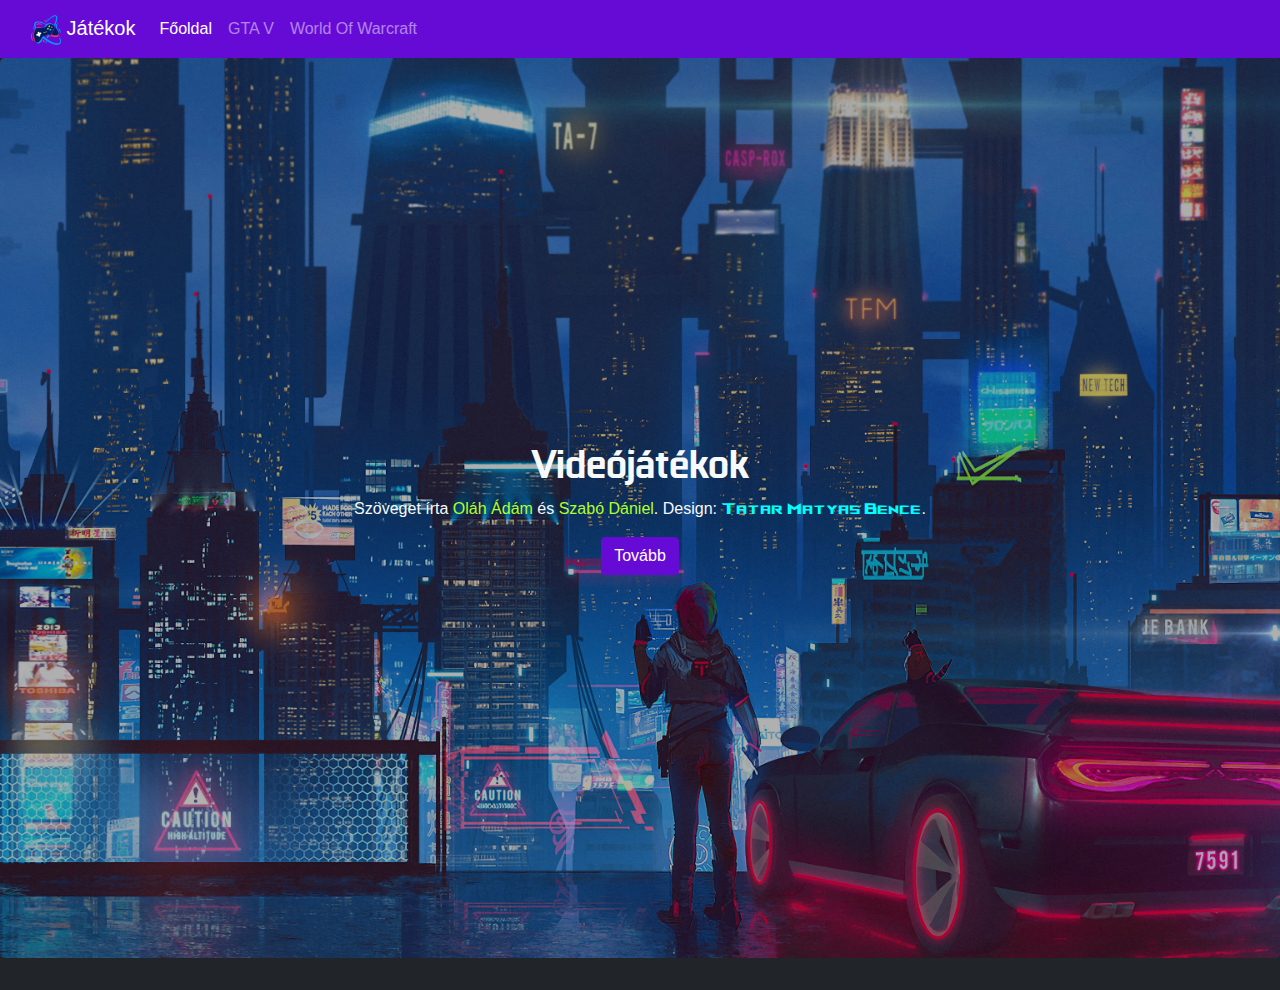
<file: index.html>
<!DOCTYPE html>
<html lang="en">

<head>
    <meta charset="UTF-8">
    <meta http-equiv="X-UA-Compatible" content="IE=edge">
    <meta name="viewport" content="width=device-width, initial-scale=1.0">
    <title>Index</title>
    <link rel="stylesheet" href="sources/css/custom-bootstrap.css">
    <!-- <link href="https://cdn.jsdelivr.net/npm/bootstrap@5.2.0-beta1/dist/css/bootstrap.min.css" rel="stylesheet" integrity="sha384-0evHe/X+R7YkIZDRvuzKMRqM+OrBnVFBL6DOitfPri4tjfHxaWutUpFmBp4vmVor" crossorigin="anonymous"> -->
    <link rel="stylesheet" href="sources/css/index.css">
    <link rel="stylesheet" href="sources/css/tatarV1.css">
    
</head>

<body>
    <nav class="navbar navbar-dark navbar-expand-lg bg-primary">
        <div class="container-fluid">
            <a class="navbar-brand" href="index.html">
                <img src="sources/img/logo.png" alt="Logo" width="30" height="30" class="rounded-3">
                Játékok
            </a>
            <button class="navbar-toggler" type="button" data-bs-toggle="collapse" data-bs-target="#navbarNav"
                aria-controls="navbarNav" aria-expanded="false" aria-label="Toggle navigation">
                <span class="navbar-toggler-icon"></span>
            </button>
            <div class="collapse navbar-collapse" id="navbarNav">
                <ul class="navbar-nav">
                    <li class="nav-item">
                        <a class="nav-link active" aria-current="page" href="index.html">Főoldal</a>
                    </li>
                    <li class="nav-item">
                        <a class="nav-link" href="gta.html">GTA V</a>
                    </li>
                    <li class="nav-item">
                        <a class="nav-link" href="wow.html">World Of Warcraft</a>
                    </li>
                </ul>
            </div>
        </div>
    </nav>
    <header id="header" class="d-flex jumbotron opacity-0 align-items-center">
        <div class="text-center d-block m-auto">
            <h1>Videójátékok</h1>
            <p>
                Szöveget írta <a href="" class="green">Oláh Ádám</a> és <a href="https://github.com/Gold-dt" class="green">Szabó Dániel</a>. Design: <a href="https://tatarmb.tk/" class="tmb">Tatar Matyas Bence</a>.
            </p>
            <a name="" id="" class="btn btn-primary color-white" href="gta.html" role="button">Tovább</a>
        </div>
    </header>
    <main class="container" id="main">

    </main>
    <script src="sources/js/bootstrap.js"></script>
    <script src="sources/js/tatar.js"></script>
</body>

</html>
</file>
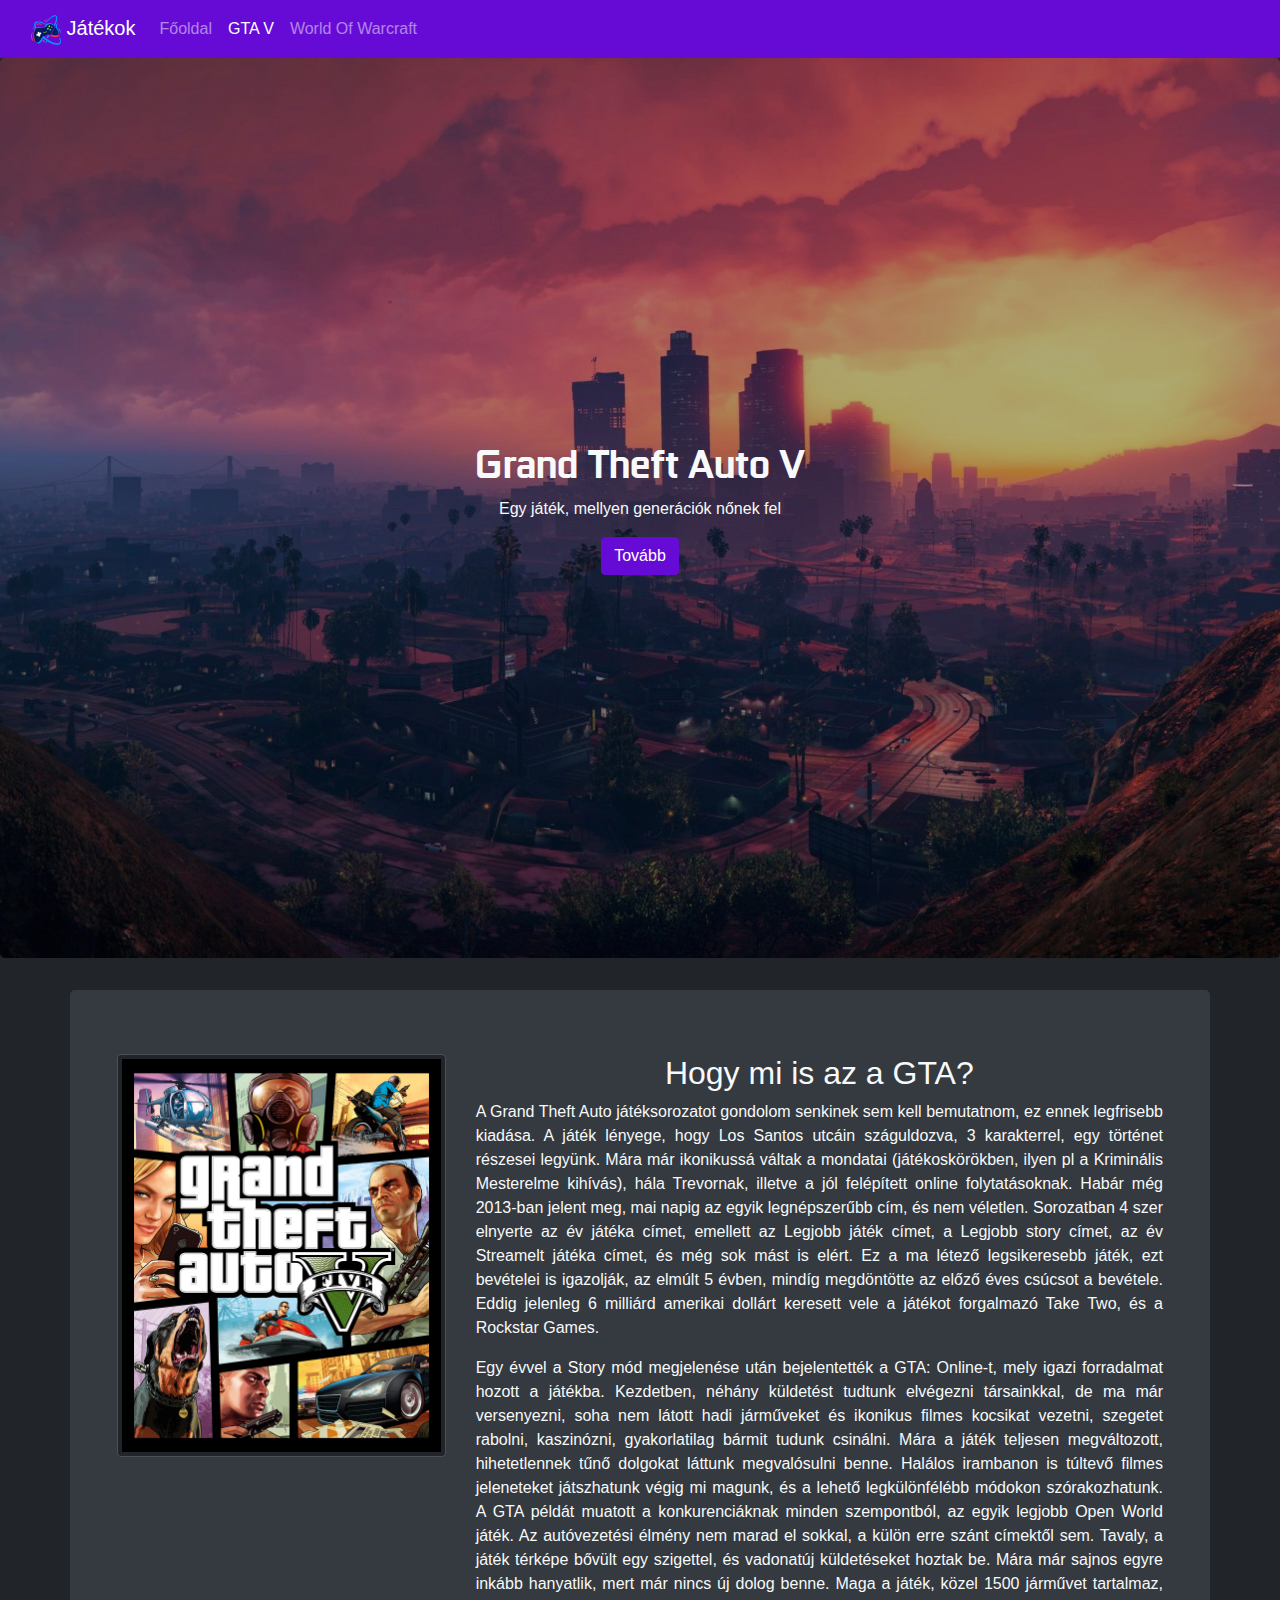
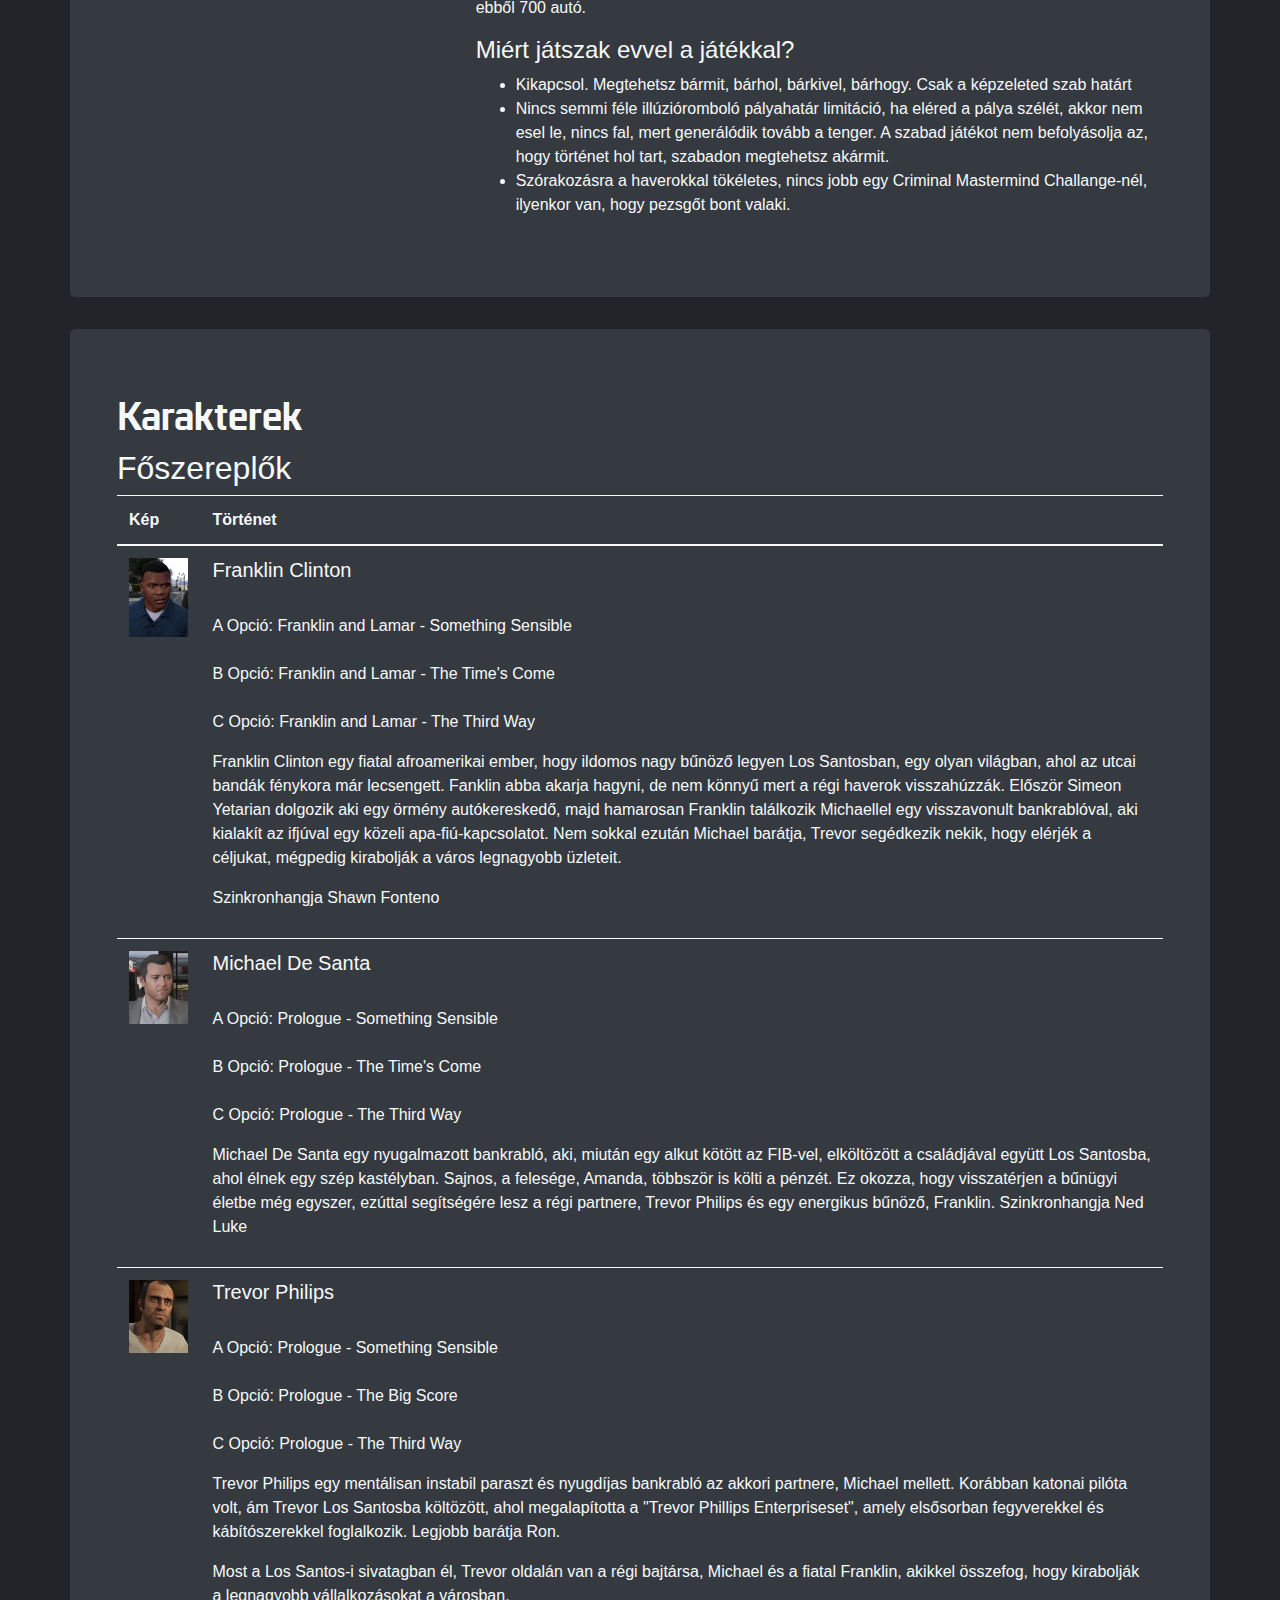
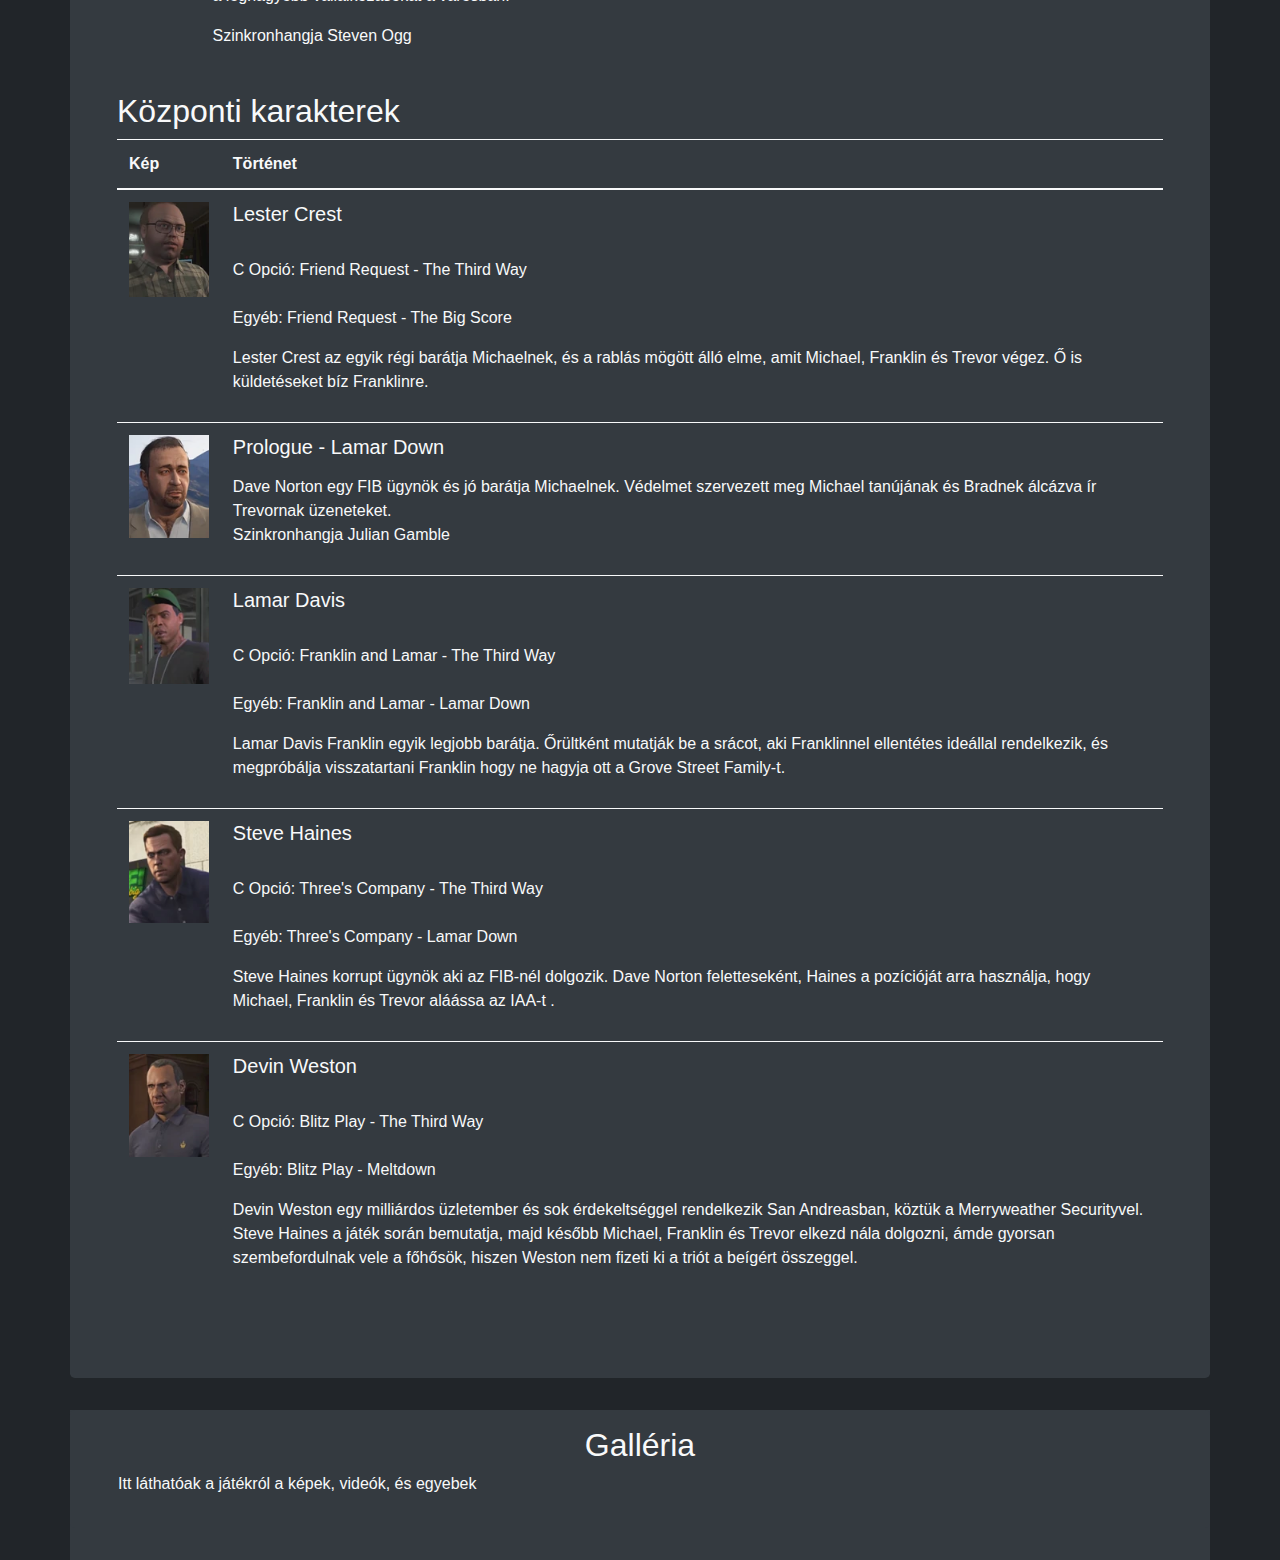
<file: gta.html>
<!DOCTYPE html>
<html lang="en">

<head>
    <meta charset="UTF-8">
    <meta http-equiv="X-UA-Compatible" content="IE=edge">
    <meta name="viewport" content="width=device-width, initial-scale=1.0">
    <title>Index</title>
    <link rel="stylesheet" href="sources/css/custom-bootstrap.css">
    <!-- <link href="https://cdn.jsdelivr.net/npm/bootstrap@5.2.0-beta1/dist/css/bootstrap.min.css" rel="stylesheet" integrity="sha384-0evHe/X+R7YkIZDRvuzKMRqM+OrBnVFBL6DOitfPri4tjfHxaWutUpFmBp4vmVor" crossorigin="anonymous"> -->
    <link rel="stylesheet" href="sources/css/index.css">
    <link rel="stylesheet" href="sources/css/tatarV1.css">
    <style>
        header {
            background-image: linear-gradient(rgba(0, 0, 0, 0.327), rgba(0, 0, 0, 0.3)), url(sources/img/gtaHeader.jpg);
            background-repeat: no-repeat;
            background-size: cover;
            background-position-x: center;
            background-position-y: center;

        }
    </style>
</head>

<body>
    <nav class="navbar navbar-dark navbar-expand-lg bg-primary">
        <div class="container-fluid">
            <a class="navbar-brand" href="index.html">
                <img src="sources/img/logo.png" alt="Logo" width="30" height="30" class="rounded-3">
                Játékok
            </a>
            <button class="navbar-toggler" type="button" data-bs-toggle="collapse" data-bs-target="#navbarNav"
                aria-controls="navbarNav" aria-expanded="false" aria-label="Toggle navigation">
                <span class="navbar-toggler-icon"></span>
            </button>
            <div class="collapse navbar-collapse" id="navbarNav">
                <ul class="navbar-nav">
                    <li class="nav-item">
                        <a class="nav-link" aria-current="page" href="index.html">Főoldal</a>
                    </li>
                    <li class="nav-item">
                        <a class="nav-link active" href="gta.html">GTA V</a>
                    </li>
                    <li class="nav-item">
                        <a class="nav-link" href="wow.html">World Of Warcraft</a>
                    </li>
                </ul>
            </div>
        </div>
    </nav>
    <header id="header" class="d-flex jumbotron opacity-0 align-items-center">
        <div class="text-center d-block m-auto">
            <h1>Grand Theft Auto V</h1>
            <p>
                Egy játék, mellyen generációk nőnek fel
            </p>
            <a name="" id="" class="btn btn-primary color-white" href="#main" role="button">Tovább</a>
        </div>
    </header>
    <main class="container" id="main">
        <section class="row jumbotron">
            <div class="col-lg-4 col-12">
                <img src="sources/img/gta/gta5.jpg" alt="img" class="img-thumbnail d-flex m-auto">
            </div>
            <div class="col-lg-8 col-12">
                <h2 class="text-center">Hogy mi is az a GTA?</h2>
                <p class="text-justify">
                    A Grand Theft Auto játéksorozatot gondolom senkinek sem kell bemutatnom, ez ennek legfrisebb kiadása. A játék lényege, hogy Los Santos utcáin száguldozva, 3 karakterrel, egy történet részesei legyünk. Mára már ikonikussá váltak a mondatai (játékoskörökben, ilyen pl a Kriminális Mesterelme kihívás), hála Trevornak, illetve a jól felépített online folytatásoknak. Habár még 2013-ban jelent meg, mai napig az egyik legnépszerűbb cím, és nem véletlen. Sorozatban 4 szer elnyerte az év játéka címet, emellett az Legjobb játék címet, a Legjobb story címet, az év Streamelt játéka címet, és még sok mást is elért. Ez a ma létező legsikeresebb játék, ezt bevételei is igazolják, az elmúlt 5 évben, mindíg megdöntötte az előző éves csúcsot a bevétele. Eddig jelenleg 6 milliárd amerikai dollárt keresett vele a játékot forgalmazó Take Two, és a Rockstar Games.
                </p>
                <p class="text-justify">
                    Egy évvel a Story mód megjelenése után bejelentették a GTA: Online-t, mely igazi forradalmat hozott a játékba. Kezdetben, néhány küldetést tudtunk elvégezni társainkkal, de ma már versenyezni, soha nem látott hadi járműveket és ikonikus filmes kocsikat vezetni, szegetet rabolni, kaszinózni, gyakorlatilag bármit tudunk csinálni. Mára a játék teljesen megváltozott, hihetetlennek tűnő dolgokat láttunk megvalósulni benne. Halálos irambanon is túltevő filmes jeleneteket játszhatunk végig mi magunk, és a lehető legkülönfélébb módokon szórakozhatunk. A GTA példát muatott a konkurenciáknak minden szempontból, az egyik legjobb Open World játék. Az autóvezetési élmény nem marad el sokkal, a külön erre szánt címektől sem. Tavaly, a játék térképe bővült egy szigettel, és vadonatúj küldetéseket hoztak be. Mára már sajnos egyre inkább hanyatlik, mert már nincs új dolog benne. Maga a játék, közel 1500 járművet tartalmaz, ebből 700 autó.
                </p>
                <h4>Miért játszak evvel a játékkal?</h4>
                <ul>
                    <li>Kikapcsol. Megtehetsz bármit, bárhol, bárkivel, bárhogy. Csak a képzeleted szab határt</li>
                    <li>Nincs semmi féle illúzióromboló pályahatár limitáció, ha eléred a pálya szélét, akkor nem esel le, nincs fal, mert generálódik tovább a tenger. A szabad játékot nem befolyásolja az, hogy történet hol tart, szabadon megtehetsz akármit.</li>
                    <li>Szórakozásra a haverokkal tökéletes, nincs jobb egy Criminal Mastermind Challange-nél, ilyenkor van, hogy pezsgőt bont valaki.</li>
                </ul>
            </div>
        </section>
        <section class="row bg-dark2 jumbotron">
            <div class="col">
                <h1>
                    Karakterek
                </h1>
                <h2>Főszereplők</h2>
                <table class="table">
                    <thead>
                        <tr>
                            <th scope="col">Kép</th>
                            <th scope="col">Történet</th>
                        </tr>
                    </thead>
                    <tbody>
                        <tr>
                            <th scope="row"><img src="sources/img/gta/karakterek/FranklinClinton-GTA5.png" alt="" class="img-fluid" width="170px"></th>
                            <td>
                                <h5>Franklin Clinton</h5>
                                <p>
                                    <br>A Opció: Franklin and Lamar - Something Sensible</br>
                                    <br>B Opció: Franklin and Lamar - The Time's Come</br>
                                    <br>C Opció: Franklin and Lamar - The Third Way</br>
                                    <p>
                                        Franklin Clinton egy fiatal afroamerikai ember, hogy ildomos nagy bűnöző legyen Los Santosban, egy olyan világban, ahol az utcai bandák fénykora már lecsengett. Fanklin abba akarja hagyni, de nem könnyű mert a régi haverok visszahúzzák. Először Simeon
                                        Yetarian dolgozik aki egy örmény autókereskedő, majd hamarosan Franklin találkozik Michaellel egy visszavonult bankrablóval, aki kialakít az ifjúval egy közeli apa-fiú-kapcsolatot. Nem sokkal ezután Michael barátja, Trevor segédkezik
                                        nekik, hogy elérjék a céljukat, mégpedig kirabolják a város legnagyobb üzleteit.
                
                
                                        <p>Szinkronhangja Shawn Fonteno</p>
                                    </p>
                            </td>
                        </tr>
                        <tr>
                            <th scope="row"><img src="sources/img/gta/karakterek/MichaelDeSanta.png" alt="" class="img-fluid" width="170px"></th>
                            <td>
                                <h5>Michael De Santa</h5>
                                <p>
                                    <br>A Opció: Prologue - Something Sensible</br>
                                    <br>B Opció: Prologue - The Time's Come</br>
                                    <br>C Opció: Prologue - The Third Way</br>
                                    <p>
                                        Michael De Santa egy nyugalmazott bankrabló, aki, miután egy alkut kötött az FIB-vel, elköltözött a családjával együtt Los Santosba, ahol élnek egy szép kastélyban. Sajnos, a felesége, Amanda, többször is költi a pénzét. Ez okozza, hogy visszatérjen a
                                        bűnügyi életbe még egyszer, ezúttal segítségére lesz a régi partnere, Trevor Philips és egy energikus bűnöző, Franklin. Szinkronhangja Ned Luke
                                    </p>
                                </p>
                            </td>
                        </tr>
                        <tr>
                            <th scope="row"><img src="sources/img/gta/karakterek/TrevorPhilips-GTA5.png" alt="" class="img-fluid" width="170px"></th>
                            <td>
                                <h5>Trevor Philips</h5>
                                <p>
                                    <br>A Opció: Prologue - Something Sensible</br>
                                    <br>B Opció: Prologue - The Big Score</br>
                                    <br>C Opció: Prologue - The Third Way</br>
                                    <p>
                                        Trevor Philips egy mentálisan instabil paraszt és nyugdíjas bankrabló az akkori partnere, Michael mellett. Korábban katonai pilóta volt, ám Trevor Los Santosba költözött, ahol megalapította a "Trevor Phillips Enterpriseset", amely elsősorban fegyverekkel
                                        és kábítószerekkel foglalkozik. Legjobb barátja Ron.
                
                                        <p>Most a Los Santos-i sivatagban él, Trevor oldalán van a régi bajtársa, Michael és a fiatal Franklin, akikkel összefog, hogy kirabolják a legnagyobb vállalkozásokat a városban.</p>
                
                                        <p>Szinkronhangja Steven Ogg</p>
                                    </p>
                                </p>
                            </td>
                        </tr>
                    </tbody>
                </table>
                <h2>Központi karakterek</h2>
                <table class="table">
                    <thead>
                        <tr>
                            <th scope="col">Kép</th>
                            <th scope="col">Történet</th>
                        </tr>
                    </thead>
                    <tbody>
                        <tr>
                            <th scope="row"><img src="sources/img/gta/karakterek/LesterCrest-GTA5.png" alt="" class="img-fluid" width="170px"></th>
                            <td>
                                <h5>Lester Crest</h5>
                                <p>
                                    <br>C Opció: Friend Request - The Third Way</br>
                                    <br>Egyéb: Friend Request - The Big Score</br>
                                    <p>
                                        Lester Crest az egyik régi barátja Michaelnek, és a rablás mögött álló elme, amit Michael, Franklin és Trevor végez. Ő is küldetéseket bíz Franklinre.
                                    </p>
                                </p>
                            </td>
                        </tr>
                        <tr>
                            <th scope="row"><img src="sources/img/gta/karakterek/Dave-GTA5.png" alt="" class="img-fluid" width="170px"></th>
                            <td>
                                <h5>Prologue - Lamar Down</h5>
                                <p>
                                    <p>
                                        Dave Norton egy FIB ügynök és jó barátja Michaelnek. Védelmet szervezett meg Michael tanújának és Bradnek álcázva ír Trevornak üzeneteket. <br> Szinkronhangja Julian Gamble
                                    </p>
                                </p>
                            </td>
                        </tr>
                        <tr>
                            <th scope="row"><img src="sources/img/gta/karakterek/100px-LamarDavis-GTA5-1-.png" alt="" class="img-fluid" width="170px"></th>
                            <td>
                                <h5>Lamar Davis</h5>
                                <p>
                                    <br>C Opció: Franklin and Lamar - The Third Way</br>
                                    <br>Egyéb: Franklin and Lamar - Lamar Down</br>
                                    <p>
                                        Lamar Davis Franklin egyik legjobb barátja. Őrültként mutatják be a srácot, aki Franklinnel ellentétes ideállal rendelkezik, és megpróbálja visszatartani Franklin hogy ne hagyja ott a Grove Street Family-t.
                                    </p>
                                </p>
                            </td>
                        </tr>
                        <tr>
                            <th scope="row"><img src="sources/img/gta/karakterek/100px-SteveHaines-GTA5-1-.png" alt="" class="img-fluid" width="170px"></th>
                            <td>
                                <h5>Steve Haines</h5>
                                <p>
                                    <br>C Opció: Three's Company - The Third Way</br>
                                    <br>Egyéb: Three's Company - Lamar Down</br>
                                    <p>
                                        Steve Haines korrupt ügynök aki az FIB-nél dolgozik. Dave Norton feletteseként, Haines a pozícióját arra használja, hogy Michael, Franklin és Trevor aláássa az IAA-t .
                                    </p>
                                </p>
                            </td>
                        </tr>
                        <tr>
                            <th scope="row"><img src="sources/img/gta/karakterek/369px-DevinWeston-GTA5-1-.png" alt="" class="img-fluid" width="170px"></th>
                            <td>
                                <h5>Devin Weston</h5>
                                <p>
                                    <br>C Opció: Blitz Play - The Third Way</br>
                                    <br>Egyéb: Blitz Play - Meltdown</br>
                                    <p>
                                        Devin Weston egy milliárdos üzletember és sok érdekeltséggel rendelkezik San Andreasban, köztük a Merryweather Securityvel. Steve Haines a játék során bemutatja, majd később Michael, Franklin és Trevor elkezd nála dolgozni, ámde gyorsan szembefordulnak
                                        vele a főhősök, hiszen Weston nem fizeti ki a triót a beígért összeggel.
                                    </p>
                                </p>
                            </td>
                        </tr>
                    </tbody>
                </table>
            </div>
        </section>


        <section class="row bg-dark2 mt-2">
            <div class="col-12 bg-dark2 px-5 py-3 jumbotron">
                <h2 class="text-center">Galléria</h2>
                <p class="text-justify">
                    Itt láthatóak a játékról a képek, videók, és egyebek
                </p>
                <div class="container" id="gallery">

                </div>
            </div>
        </section>
    </main>
    <script src="sources/js/bootstrap.js"></script>
    <script src="sources/js/tatar.js"></script>
    <script>
        let reached = false;
        window.addEventListener("scroll", event => {
            var top  = window.pageYOffset || document.documentElement.scrollTop
            if (top > 1500 && !reached) {
                makeGallery();
                reached = true
            }
        }, { passive: true });
        function makeGallery() {
            const gallery = document.querySelector("#gallery");
            gallery.innerHTML = `<div class="row">
                <div class="col-12 col-md-12 col-lg-6">
                    <iframe class="img-fluid"
                        src="https://www.youtube.com/embed/Suu5dTLKjoM">
                    </iframe>
                </div>
                <div class="col-12 col-md-12 col-lg-6">
                    <div class="d-block">
                        <img src="sources/img/gta/gallery/wpp1.jpg" alt="img" class="img-thumbnail">
                    </div>
                </div>
                <div class="col-12 col-md-12 col-lg-6">
                    <div class="d-block">
                        <img src="sources/img/gta/gallery/wpp2.jpg" alt="img" class="img-thumbnail">
                    </div>
                </div>
                <div class="col-12 col-md-12 col-lg-6">
                    <div class="d-block">
                        <img src="sources/img/gta/gallery/wpp3.jpg" alt="img" class="img-thumbnail">
                    </div>
                </div>
                <div class="col-12 col-md-12 col-lg-6">
                    <div class="d-block">
                        <img src="sources/img/gta/gallery/wpp4.jpg" alt="img" class="img-thumbnail">
                    </div>
                </div>
                <div class="col-12 col-md-12 col-lg-6">
                    <div class="d-block">
                        <img src="sources/img/gta/gallery/wpp5.webp" alt="img" class="img-thumbnail">
                    </div>
                </div>
                <div class="col-12 col-md-12 col-lg-6">
                    <div class="d-block">
                        <img src="sources/img/gta/gallery/wpp6.jpg" alt="img" class="img-thumbnail">
                    </div>
                </div>
                <div class="col-12 col-md-12 col-lg-6">
                    <div class="d-block">
                        <img src="sources/img/gta/gallery/wpp7.jpg" alt="img" class="img-thumbnail">
                    </div>
                </div>
                <div class="col-12 col-md-12 col-lg-6">
                    <div class="d-block">
                        <img src="sources/img/gta/gallery/wpp8.jpg" alt="img" class="img-thumbnail">
                    </div>
                </div>
            </div>`;
        }
    </script>
    <script>
        function fillTable(tbodyID, data, imgUrl) {
            const tBodySelected = document.querySelector(("#"+tbodyID))
            for (let i = 0; i < data.length; i++) {
                const e = data[i];
                //console.log(e)
                tBodySelected.innerHTML += `
                    <tr>
                        <th scope="row"><img src="${imgUrl+e.img}" alt="" class="img-fluid" width="170px"></th>
                        <td>
                            <h5>${e.h5}</h5>
                            <p>${e.p}</p>
                        </td>
                    </tr>
                `;
            }
        }
    </script>
</body>

</html>
</file>
<file: sources/css/index.css>
.q {
    border-radius: 20px;
    text-align: center;
}

.e {
    border-radius: 20px;
    text-align: center;
}

.r {
    border-radius: 20px;
    text-align: center;
}

.k {
    background-color: rgb(138, 138, 138);
    height: 400px;
}

.h {
    background-color: rgb(80, 80, 80);
    height: 400px;
}

.l {
    background-color: rgb(44, 44, 44);
    height: 400px;
}

.t {}
</file>
<file: sources/css/tatarV1.css>
@font-face {
    font-family: AsROG;
    src: url(../fonts/AsusRog-Regular_2.ttf);
}
@font-face {
    font-family: GeforceBold;
    src: url(../fonts/GeforceBold.ttf);
}

header {
    background-image: linear-gradient(rgba(0, 0, 0, 0.327),rgba(0, 0, 0, 0.3)) , url(../img/rog/wpp2.jpg);
    background-repeat: no-repeat;
    background-size: cover;
    background-position-x: center;
    background-position-y: center;
    
}

.bg-white {
    background-color: white;
}
.bg-dark2 {
    background-color: #343a40;
}
.color-white {
    color: white !important;
}

iframe {
    height: 16.2rem !important;
    width: 28.8rem !important;
}

h1:first-child {
    font-family: GeforceBold;
}

.tmb {
    font-family: AsROG;
    color: aqua;
}

.tmb:hover {
    font-family: GeforceBold;
    letter-spacing: 2px;
    font-size: larger;
    text-decoration: underline;
    color: aqua;
}

.green {
    color: greenyellow;
}
.green:hover {
    font-family: GeforceBold;
    letter-spacing: 2px;
    font-size: larger;
    color: greenyellow;
}
</file>
